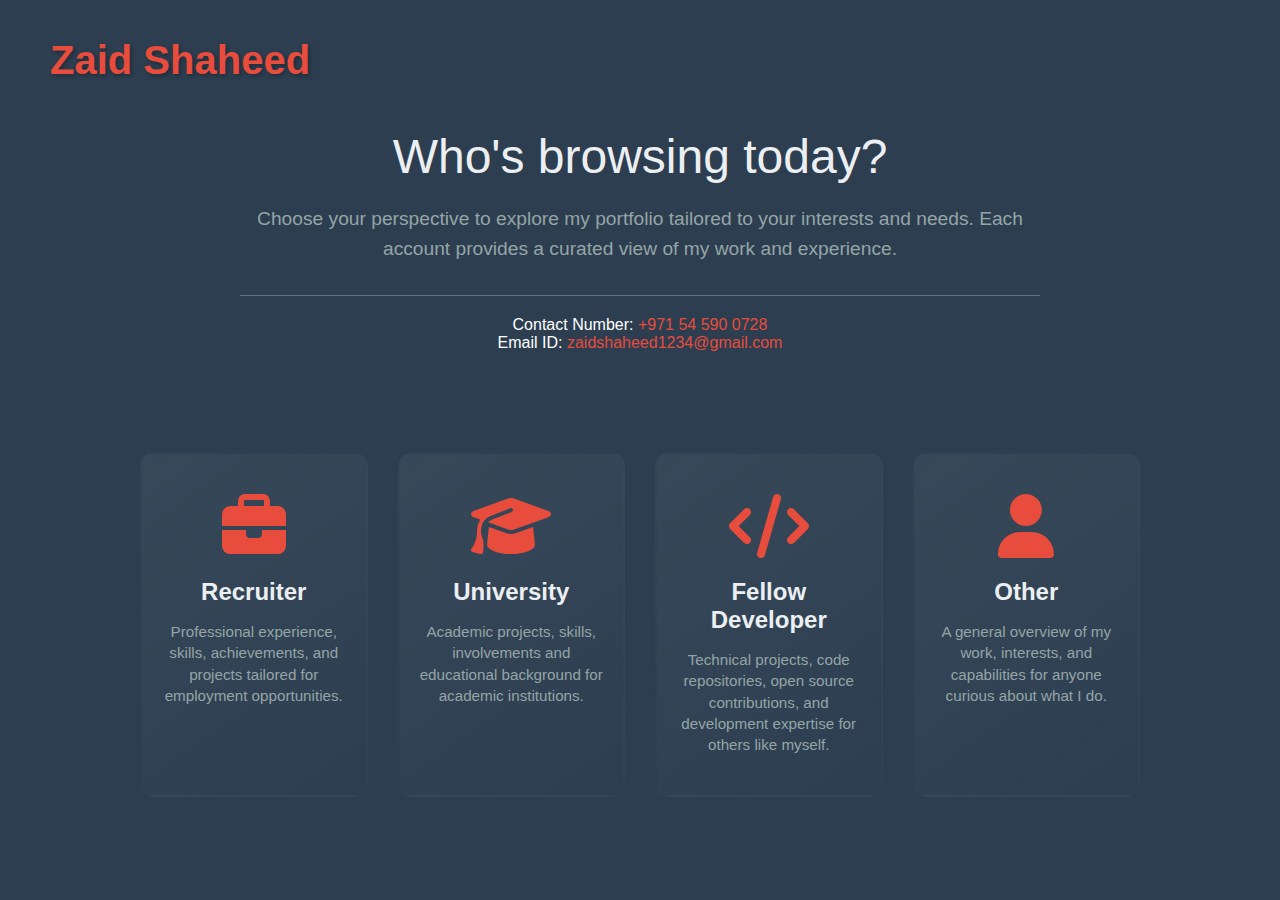
<file: OneDrive - GEMS EDUCATION/Zaid/Coding/portfolio website simple/index.html>
<br><!DOCTYPE html>
<html lang="en">
<head>
    <meta charset="UTF-8">
    <meta name="viewport" content="width=device-width, initial-scale=1.0">
    <title>Zaid Shaheed - Portfolio</title>
    <link rel="stylesheet" href="style.css">
    <link rel="stylesheet" href="https://cdnjs.cloudflare.com/ajax/libs/font-awesome/6.4.0/css/all.min.css">
</head>
<body>
    <header class="header">
        <a href="index.html">
            <div class="logo">Zaid Shaheed</div>
        </a>
    </header>

    <main class="main-container">
        <section class="welcome-section">
            <h1 class="welcome-title">Who's browsing today?</h1>
            <p class="welcome-subtitle">
                Choose your perspective to explore my portfolio tailored to your interests and needs.
                Each account provides a curated view of my work and experience.
            </p>
            <hr />
            <p class="contact-info">
                Contact Number: <a href="tel:+971545900728" class="contact-link">+971 54 590 0728</a> 
                <br>
                Email ID: <a href="mailto:zaidshaheed1234@gmail.com" class="contact-link">zaidshaheed1234@gmail.com</a>
            </p>
        </section>

        <section class="account-selection">
            <div class="account-grid">
                <div class="account-card" onclick="window.location.href='recruiter.html'">
                    <div class="account-icon">
                        <i class="fas fa-briefcase"></i>
                    </div>
                    <h2 class="account-name">Recruiter</h2>
                    <p class="account-description">
                        Professional experience, skills, achievements, and projects tailored for employment opportunities.
                    </p>
                </div>

                <div class="account-card" onclick="window.location.href='university.html'">
                    <div class="account-icon">
                        <i class="fas fa-graduation-cap"></i>
                    </div>
                    <h2 class="account-name">University</h2>
                    <p class="account-description">
                        Academic projects, skills, involvements and educational background for academic institutions.
                    </p>
                </div>

                <div class="account-card" onclick="window.location.href='developer.html'">
                    <div class="account-icon">
                        <i class="fas fa-code"></i>
                    </div>
                    <h2 class="account-name">Fellow Developer</h2>
                    <p class="account-description">
                        Technical projects, code repositories, open source contributions, and development expertise for others like myself.
                    </p>
                </div>

                <div class="account-card" onclick="window.location.href='other.html'">
                    <div class="account-icon">
                        <i class="fas fa-user"></i>
                    </div>
                    <h2 class="account-name">Other</h2>
                    <p class="account-description">
                        A general overview of my work, interests, and capabilities for anyone curious about what I do.
                    </p>
                </div>
            </div>
        </section>
    </main>

    <script src="portfolio.js"></script>
</body>
</html>
</file>
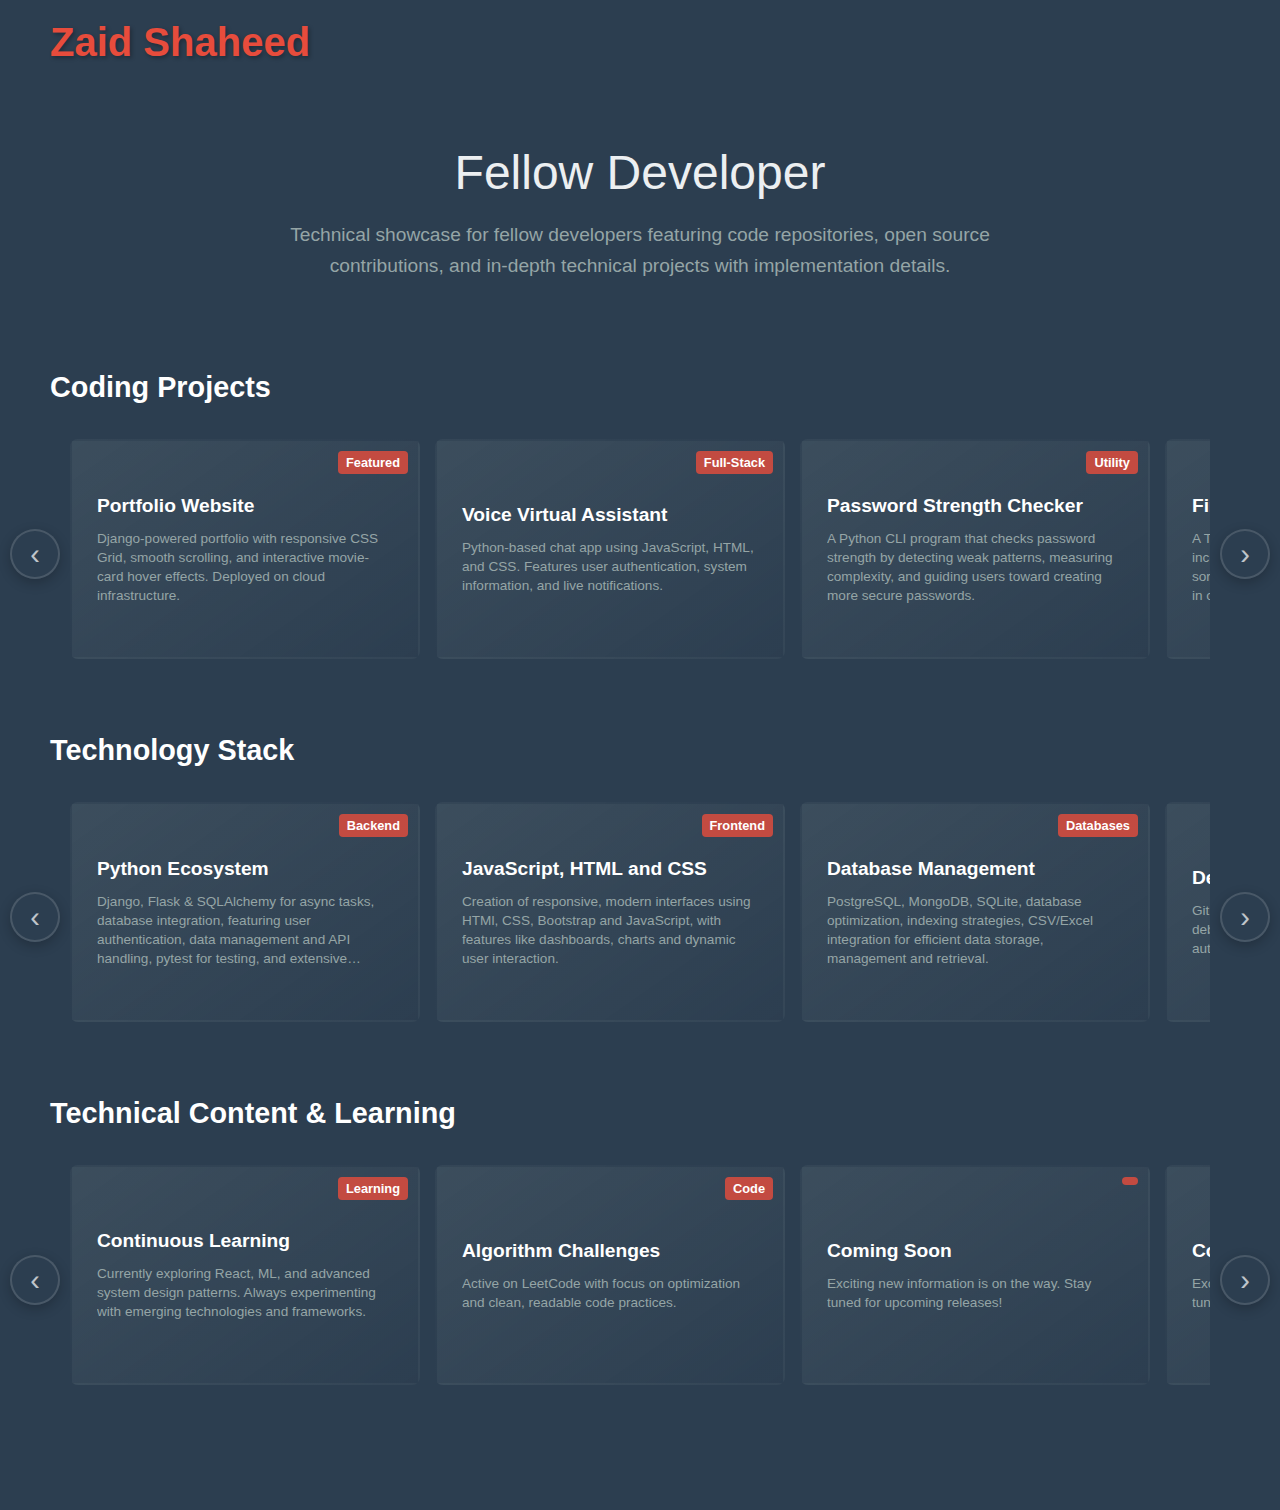
<file: OneDrive - GEMS EDUCATION/Zaid/Coding/portfolio website simple/developer.html>
<!DOCTYPE html>
<html lang="en">
<head>
    <meta charset="UTF-8">
    <meta name="viewport" content="width=device-width, initial-scale=1.0">
    <title>Zaid Shaheed - Developer Portfolio</title>
    <link rel="stylesheet" href="style.css">
    <link rel="stylesheet" href="https://cdnjs.cloudflare.com/ajax/libs/font-awesome/6.4.0/css/all.min.css">
</head>
<body class="portfolio-page">
    <header class="header">
        <a href="index.html">
            <div class="logo">Zaid Shaheed</div>
        </a>
    </header>

    <main class="main-container">
        <section class="welcome-section">
            <h1 class="welcome-title">Fellow Developer</h1>
            <p class="welcome-subtitle">
                Technical showcase for fellow developers featuring code repositories, open source contributions,
                and in-depth technical projects with implementation details.
            </p>
        </section>

        <section class="content-section">
            <!-- Coding Projects Section -->
            <div class="portfolio-section">
                <h2 class="section-title">Coding Projects</h2>
                <div class="movies-container">
                    <button class="scroll-btn left">‹</button>
                    <div class="movies-row">
                        <div class="movie-card">
                            <div class="movie-rating">Featured</div>
                            <h3 class="movie-title">Portfolio Website</h3>
                            <p class="movie-description">Django-powered portfolio with responsive CSS Grid, smooth scrolling, and interactive movie-card hover effects. Deployed on cloud infrastructure.</p>
                        </div>
                        <div class="movie-card">
                            <div class="movie-rating">Full-Stack</div>
                            <h3 class="movie-title">Voice Virtual Assistant</h3>
                            <p class="movie-description">Python-based chat app using JavaScript, HTML, and CSS. Features user authentication, system information, and live notifications.</p>
                        </div>
                        <div class="movie-card">
                            <div class="movie-rating">Utility</div>
                            <h3 class="movie-title">Password Strength Checker</h3>
                            <p class="movie-description">A Python CLI program that checks password strength by detecting weak patterns, measuring complexity, and guiding users toward creating more secure passwords.</p>
                        </div>
                        <div class="movie-card">
                            <div class="movie-rating">Web Application</div>
                            <h3 class="movie-title">Finance Tracker</h3>
                            <p class="movie-description">A Tkinter and Flask-based app to manage income and expenses across accounts, filter and sort transactions, visualize charts, and use built-in currency conversion with Excel/CSV import and export.</p>
                        </div>
                        <div class="movie-card">
                            <div class="movie-rating">Tool</div>
                            <h3 class="movie-title">QR Code Generator</h3>
                            <p class="movie-description">A Python program with a Tkinter UI that generates QR codes from text, displays them live, and allows saving in both PNG and PDF formats.</p>
                        </div>
                    </div>
                    <button class="scroll-btn right">›</button>
                </div>
            </div>

            <!-- Technology Stack Section -->
            <div class="portfolio-section">
                <h2 class="section-title">Technology Stack</h2>
                <div class="movies-container">
                    <button class="scroll-btn left">‹</button>
                    <div class="movies-row">
                        <div class="movie-card">
                            <div class="movie-rating">Backend</div>
                            <h3 class="movie-title">Python Ecosystem</h3>
                            <p class="movie-description">Django, Flask & SQLAlchemy for async tasks, database integration, featuring user authentication, data management and API handling, pytest for testing, and extensive experience with Python standard library.</p>
                        </div>
                        <div class="movie-card">
                            <div class="movie-rating">Frontend</div>
                            <h3 class="movie-title">JavaScript, HTML and CSS</h3>
                            <p class="movie-description">Creation of responsive, modern interfaces using HTMl, CSS, Bootstrap and JavaScript, with features like dashboards, charts and dynamic user interaction.</p>
                        </div>
                        <div class="movie-card">
                            <div class="movie-rating">Databases</div>
                            <h3 class="movie-title">Database Management</h3>
                            <p class="movie-description">PostgreSQL, MongoDB, SQLite, database optimization, indexing strategies, CSV/Excel integration for efficient data storage, management and retrieval.</p>
                        </div>
                        <div class="movie-card">
                            <div class="movie-rating">Tools</div>
                            <h3 class="movie-title">Development Tools</h3>
                            <p class="movie-description">Git workflow mastery, VS Code extensions, debugging tools, performance profiling, and automated testing frameworks.</p>
                        </div>
                        <div class="movie-card">
                            <div class="movie-rating">Integration</div>
                            <h3 class="movie-title">APIs & Services</h3>
                            <p class="movie-description">Building and consuming REST APIs, JSON handling, third-party integrations, and designing endpoints for data exchange across applications.</p>
                        </div>
                    </div>
                    <button class="scroll-btn right">›</button>
                </div>
            </div>

            <!-- Technical Blog & Learning Section -->
            <div class="portfolio-section">
                <h2 class="section-title">Technical Content & Learning</h2>
                <div class="movies-container">
                    <button class="scroll-btn left">‹</button>
                    <div class="movies-row">
                        <div class="movie-card">
                            <div class="movie-rating">Learning</div>
                            <h3 class="movie-title">Continuous Learning</h3>
                            <p class="movie-description">Currently exploring React, ML, and advanced system design patterns. Always experimenting with emerging technologies and frameworks.</p>
                        </div>
                        <div class="movie-card">
                            <div class="movie-rating">Code</div>
                            <h3 class="movie-title">Algorithm Challenges</h3>
                            <p class="movie-description">Active on LeetCode with focus on optimization and clean, readable code practices.</p>
                        </div>
                        <div class="movie-card">
                            <div class="movie-rating"></div>
                            <h3 class="movie-title">Coming Soon</h3>
                            <p class="movie-description">Exciting new information is on the way. Stay tuned for upcoming releases!</p>
                        </div>
                        <div class="movie-card">
                            <div class="movie-rating"></div>
                            <h3 class="movie-title">Coming Soon</h3>
                            <p class="movie-description">Exciting new information is on the way. Stay tuned for upcoming releases!</p>
                        </div>
                    </div>
                    <button class="scroll-btn right">›</button>
                </div>
            </div>
        </section>
    </main>

    <script src="portfolio.js"></script>
</body>
</html>
</file>
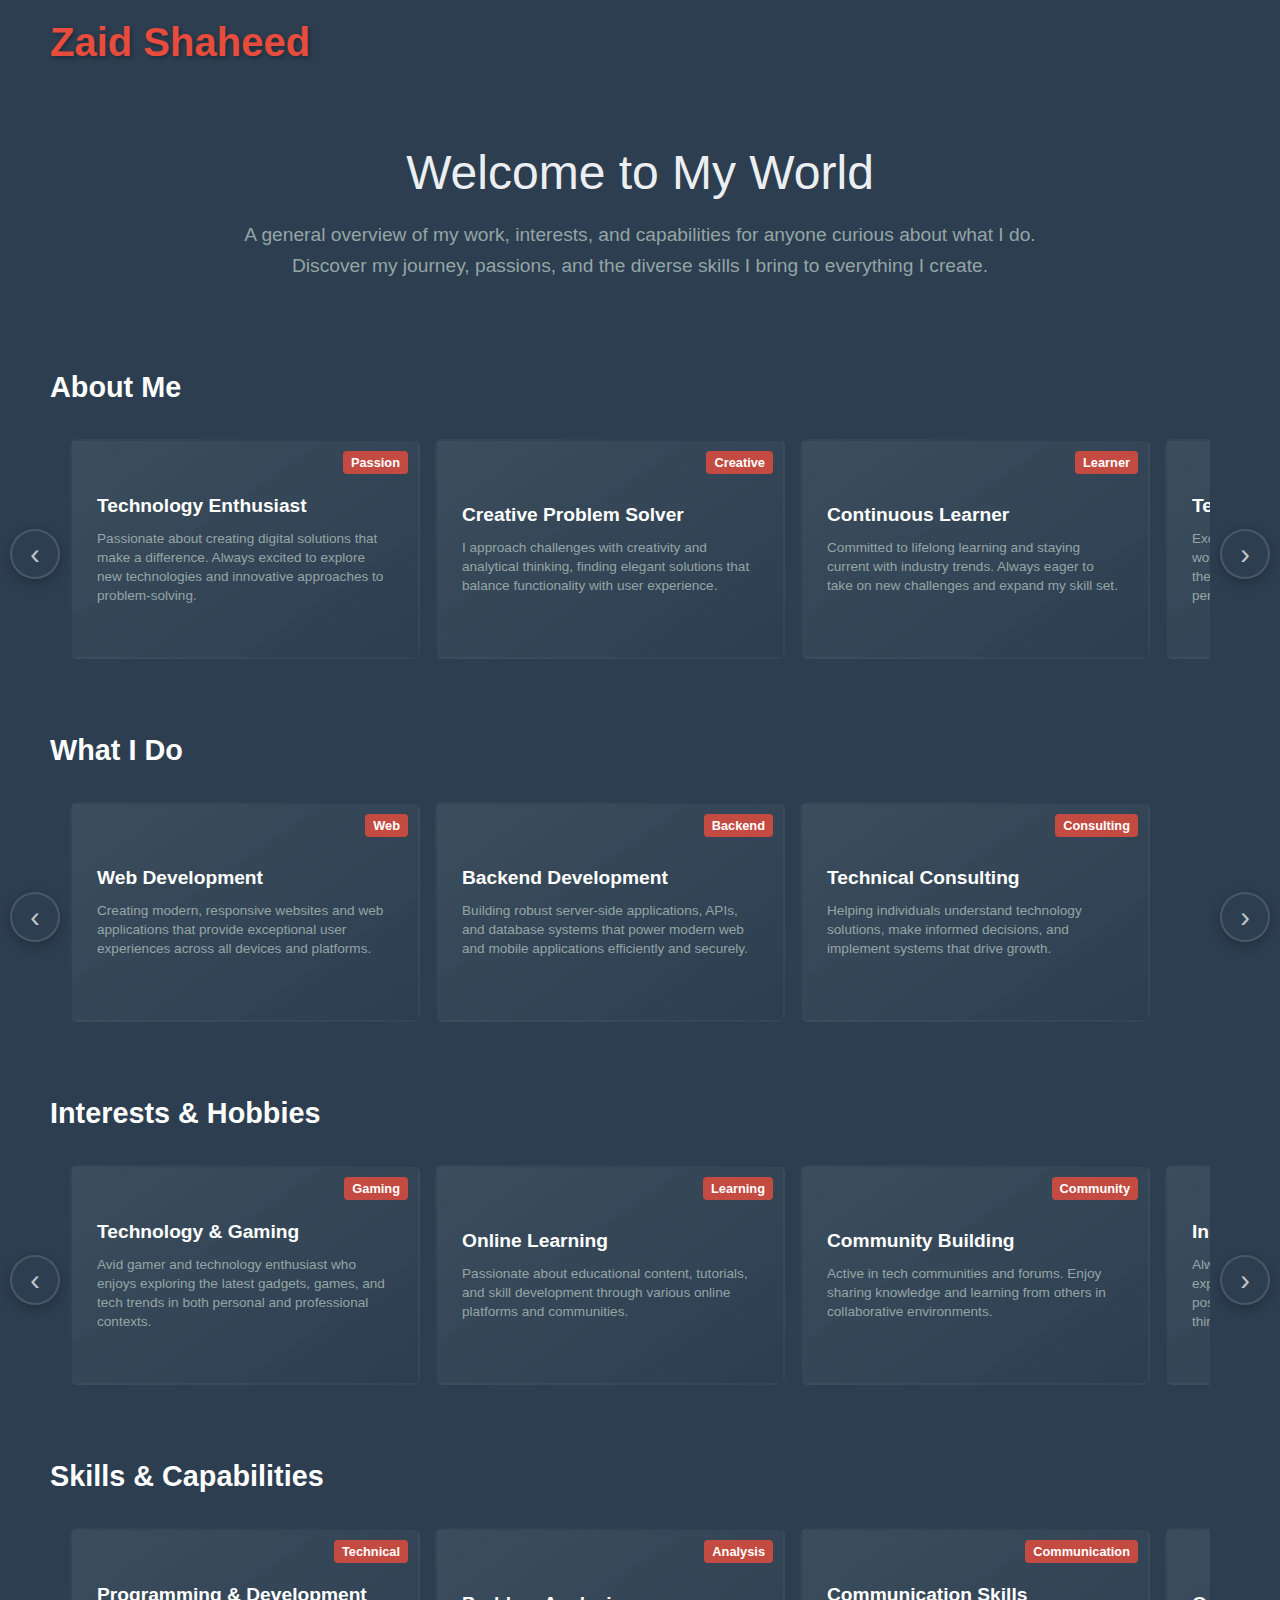
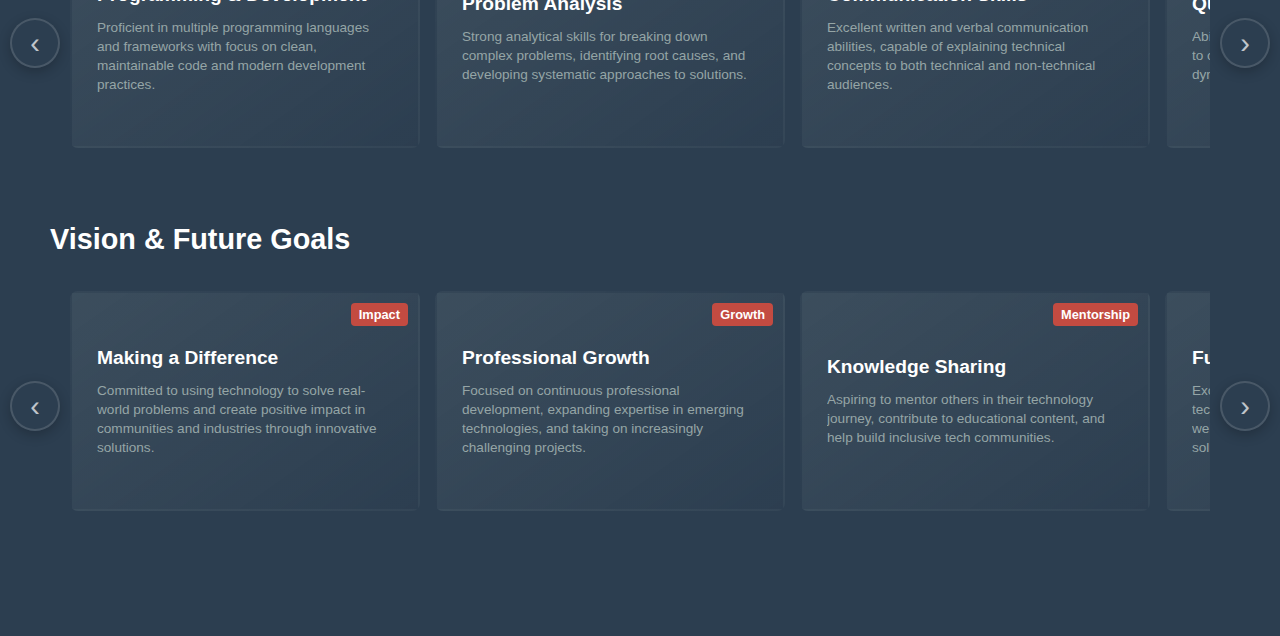
<file: OneDrive - GEMS EDUCATION/Zaid/Coding/portfolio website simple/other.html>
<!DOCTYPE html>
<html lang="en">
<head>
    <meta charset="UTF-8">
    <meta name="viewport" content="width=device-width, initial-scale=1.0">
    <title>Zaid Shaheed - General Portfolio</title>
    <link rel="stylesheet" href="style.css">
    <link rel="stylesheet" href="https://cdnjs.cloudflare.com/ajax/libs/font-awesome/6.4.0/css/all.min.css">
</head>
<body class="portfolio-page">
    <header class="header">
        <a href="index.html">
            <div class="logo">Zaid Shaheed</div>
        </a>
    </header>

    <main class="main-container">
        <section class="welcome-section">
            <h1 class="welcome-title">Welcome to My World</h1>
            <p class="welcome-subtitle">
                A general overview of my work, interests, and capabilities for anyone curious about what I do.
                Discover my journey, passions, and the diverse skills I bring to everything I create.
            </p>
        </section>

        <section class="content-section">
            <!-- About Me Section -->
            <div class="portfolio-section">
                <h2 class="section-title">About Me</h2>
                <div class="movies-container">
                    <button class="scroll-btn left">‹</button>
                    <div class="movies-row">
                        <div class="movie-card">
                            <div class="movie-rating">Passion</div>
                            <h3 class="movie-title">Technology Enthusiast</h3>
                            <p class="movie-description">Passionate about creating digital solutions that make a difference. Always excited to explore new technologies and innovative approaches to problem-solving.</p>
                        </div>
                        <div class="movie-card">
                            <div class="movie-rating">Creative</div>
                            <h3 class="movie-title">Creative Problem Solver</h3>
                            <p class="movie-description">I approach challenges with creativity and analytical thinking, finding elegant solutions that balance functionality with user experience.</p>
                        </div>
                        <div class="movie-card">
                            <div class="movie-rating">Learner</div>
                            <h3 class="movie-title">Continuous Learner</h3>
                            <p class="movie-description">Committed to lifelong learning and staying current with industry trends. Always eager to take on new challenges and expand my skill set.</p>
                        </div>
                        <div class="movie-card">
                            <div class="movie-rating">Collaborative</div>
                            <h3 class="movie-title">Team Player</h3>
                            <p class="movie-description">Excellent communication skills and experience working in collaborative environments. I believe the best solutions come from diverse perspectives.</p>
                        </div>
                    </div>
                    <button class="scroll-btn right">›</button>
                </div>
            </div>

            <!-- What I Do Section -->
            <div class="portfolio-section">
                <h2 class="section-title">What I Do</h2>
                <div class="movies-container">
                    <button class="scroll-btn left">‹</button>
                    <div class="movies-row">
                        <div class="movie-card">
                            <div class="movie-rating">Web</div>
                            <h3 class="movie-title">Web Development</h3>
                            <p class="movie-description">Creating modern, responsive websites and web applications that provide exceptional user experiences across all devices and platforms.</p>
                        </div>
                        <div class="movie-card">
                            <div class="movie-rating">Backend</div>
                            <h3 class="movie-title">Backend Development</h3>
                            <p class="movie-description">Building robust server-side applications, APIs, and database systems that power modern web and mobile applications efficiently and securely.</p>
                        </div>
                        <div class="movie-card">
                            <div class="movie-rating">Consulting</div>
                            <h3 class="movie-title">Technical Consulting</h3>
                            <p class="movie-description">Helping individuals understand technology solutions, make informed decisions, and implement systems that drive growth.</p>
                        </div>
                    </div>
                    <button class="scroll-btn right">›</button>
                </div>
            </div>

            <!-- Interests & Hobbies Section -->
            <div class="portfolio-section">
                <h2 class="section-title">Interests & Hobbies</h2>
                <div class="movies-container">
                    <button class="scroll-btn left">‹</button>
                    <div class="movies-row">
                        <div class="movie-card">
                            <div class="movie-rating">Gaming</div>
                            <h3 class="movie-title">Technology & Gaming</h3>
                            <p class="movie-description">Avid gamer and technology enthusiast who enjoys exploring the latest gadgets, games, and tech trends in both personal and professional contexts.</p>
                        </div>
                        <div class="movie-card">
                            <div class="movie-rating">Learning</div>
                            <h3 class="movie-title">Online Learning</h3>
                            <p class="movie-description">Passionate about educational content, tutorials, and skill development through various online platforms and communities.</p>
                        </div>
                        <div class="movie-card">
                            <div class="movie-rating">Community</div>
                            <h3 class="movie-title">Community Building</h3>
                            <p class="movie-description">Active in tech communities and forums. Enjoy sharing knowledge and learning from others in collaborative environments.</p>
                        </div>
                        <div class="movie-card">
                            <div class="movie-rating">Innovation</div>
                            <h3 class="movie-title">Innovation Projects</h3>
                            <p class="movie-description">Always working on side projects and experiments that push the boundaries of what's possible with current technology and creative thinking.</p>
                        </div>
                    </div>
                    <button class="scroll-btn right">›</button>
                </div>
            </div>

            <!-- Skills & Capabilities Section -->
            <div class="portfolio-section">
                <h2 class="section-title">Skills & Capabilities</h2>
                <div class="movies-container">
                    <button class="scroll-btn left">‹</button>
                    <div class="movies-row">
                        <div class="movie-card">
                            <div class="movie-rating">Technical</div>
                            <h3 class="movie-title">Programming & Development</h3>
                            <p class="movie-description">Proficient in multiple programming languages and frameworks with focus on clean, maintainable code and modern development practices.</p>
                        </div>
                        <div class="movie-card">
                            <div class="movie-rating">Analysis</div>
                            <h3 class="movie-title">Problem Analysis</h3>
                            <p class="movie-description">Strong analytical skills for breaking down complex problems, identifying root causes, and developing systematic approaches to solutions.</p>
                        </div>
                        <div class="movie-card">
                            <div class="movie-rating">Communication</div>
                            <h3 class="movie-title">Communication Skills</h3>
                            <p class="movie-description">Excellent written and verbal communication abilities, capable of explaining technical concepts to both technical and non-technical audiences.</p>
                        </div>
                        <div class="movie-card">
                            <div class="movie-rating">Adaptability</div>
                            <h3 class="movie-title">Quick Adaptation</h3>
                            <p class="movie-description">Ability to quickly learn new technologies, adapt to changing requirements, and work effectively in dynamic, fast-paced environments.</p>
                        </div>
                        <div class="movie-card">
                            <div class="movie-rating">Leadership</div>
                            <h3 class="movie-title">Project Leadership</h3>
                            <p class="movie-description">Experience leading projects from conception to completion, coordinating resources, and ensuring deliverables meet quality standards and deadlines.</p>
                        </div>
                    </div>
                    <button class="scroll-btn right">›</button>
                </div>
            </div>

            <!-- Vision & Goals Section -->
            <div class="portfolio-section">
                <h2 class="section-title">Vision & Future Goals</h2>
                <div class="movies-container">
                    <button class="scroll-btn left">‹</button>
                    <div class="movies-row">
                        <div class="movie-card">
                            <div class="movie-rating">Impact</div>
                            <h3 class="movie-title">Making a Difference</h3>
                            <p class="movie-description">Committed to using technology to solve real-world problems and create positive impact in communities and industries through innovative solutions.</p>
                        </div>
                        <div class="movie-card">
                            <div class="movie-rating">Growth</div>
                            <h3 class="movie-title">Professional Growth</h3>
                            <p class="movie-description">Focused on continuous professional development, expanding expertise in emerging technologies, and taking on increasingly challenging projects.</p>
                        </div>
                        <div class="movie-card">
                            <div class="movie-rating">Mentorship</div>
                            <h3 class="movie-title">Knowledge Sharing</h3>
                            <p class="movie-description">Aspiring to mentor others in their technology journey, contribute to educational content, and help build inclusive tech communities.</p>
                        </div>
                        <div class="movie-card">
                            <div class="movie-rating">Innovation</div>
                            <h3 class="movie-title">Future Innovation</h3>
                            <p class="movie-description">Excited to be part of the next wave of technological innovation, exploring AI, emerging web technologies, and sustainable tech solutions.</p>
                        </div>
                    </div>
                    <button class="scroll-btn right">›</button>
                </div>
            </div>
        </section>
    </main>

    <script src="portfolio.js"></script>
</body>
</html>
</file>
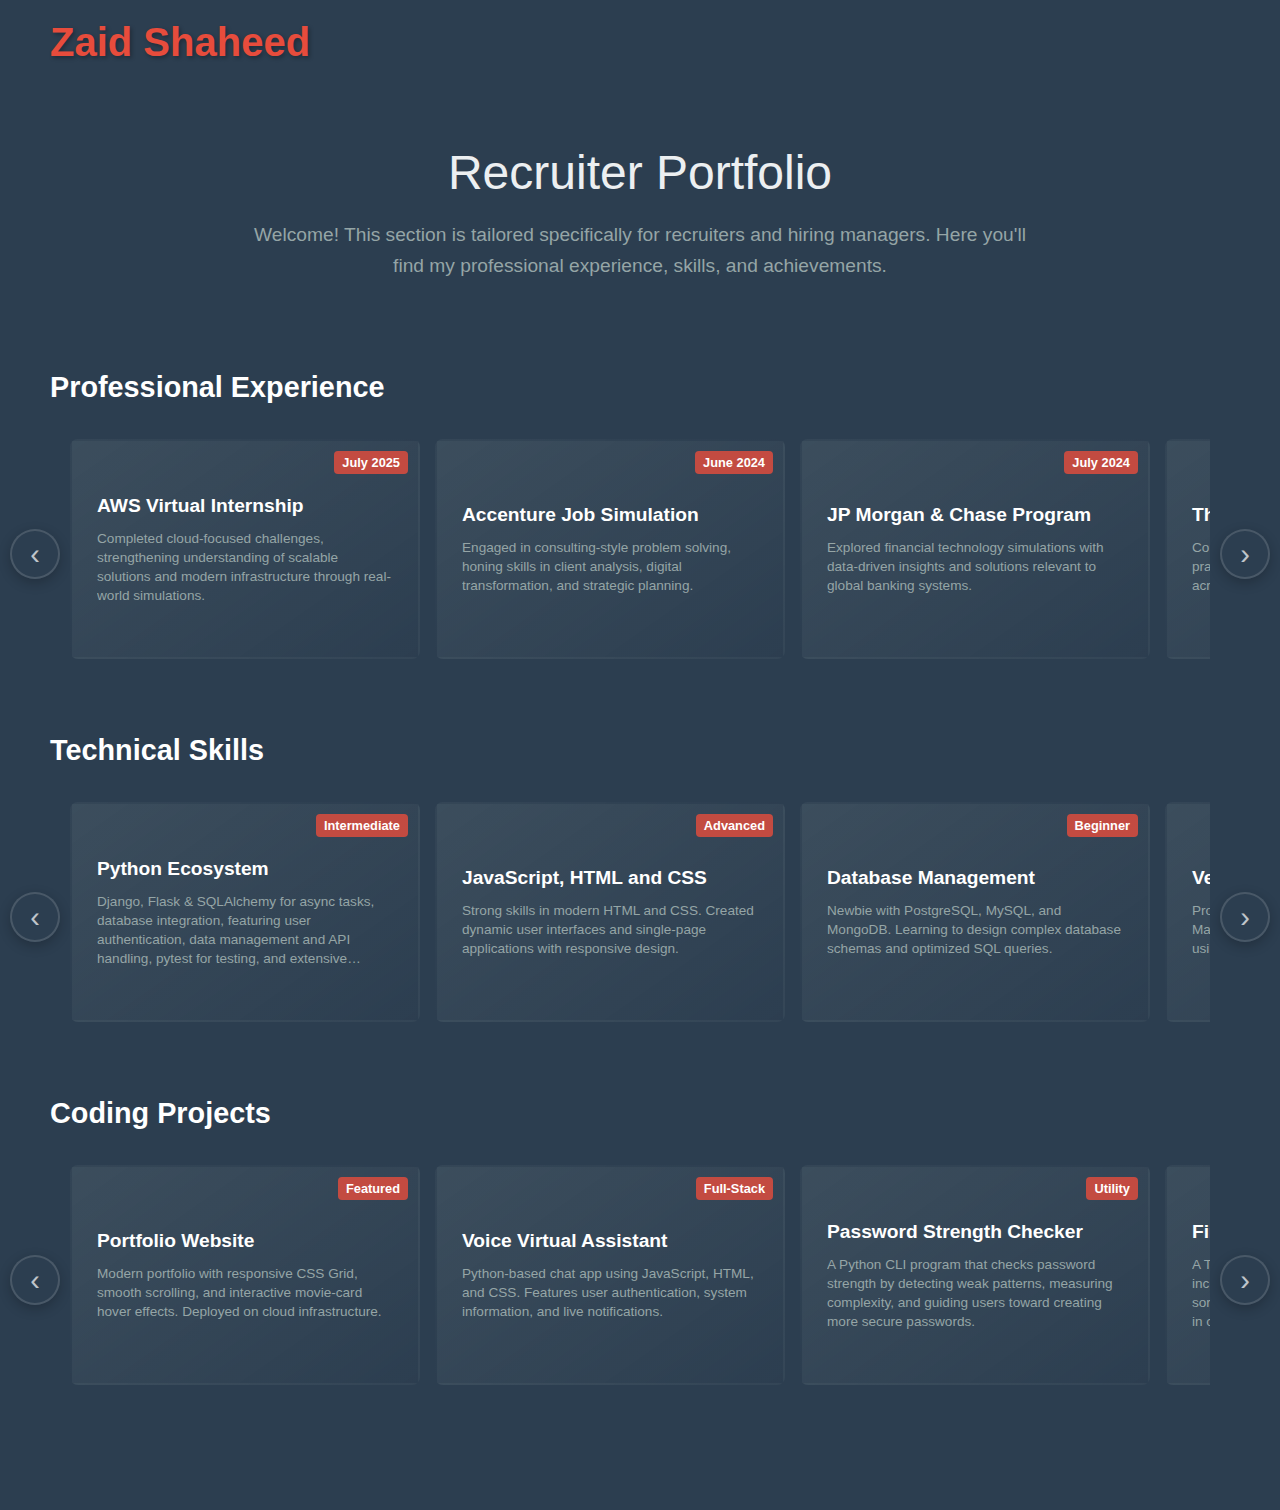
<file: OneDrive - GEMS EDUCATION/Zaid/Coding/portfolio website simple/recruiter.html>
<!DOCTYPE html>
<html lang="en">
<head>
    <meta charset="UTF-8">
    <meta name="viewport" content="width=device-width, initial-scale=1.0">
    <title>Zaid Shaheed - Recruiter Portfolio</title>
    <link rel="stylesheet" href="style.css">
    <link rel="stylesheet" href="https://cdnjs.cloudflare.com/ajax/libs/font-awesome/6.4.0/css/all.min.css">
</head>
<body class="portfolio-page">
    <header class="header">
        <a href="index.html">
            <div class="logo">Zaid Shaheed</div>
        </a>
    </header>

    <main class="main-container">
        <section class="welcome-section">
            <h1 class="welcome-title">Recruiter Portfolio</h1>
            <p class="welcome-subtitle">
                Welcome! This section is tailored specifically for recruiters and
                hiring managers. Here you'll find my professional experience, skills,
                and achievements.
            </p>
        </section>

        <section class="content-section">
            <!-- Professional Experience Section -->
            <div class="portfolio-section">
                <h2 class="section-title">Professional Experience</h2>
                <div class="movies-container">
                    <button class="scroll-btn left">‹</button>
                    <div class="movies-row">
                        <div class="movie-card">
                            <div class="movie-rating">July 2025</div>
                            <h3 class="movie-title">AWS Virtual Internship</h3>
                            <p class="movie-description">Completed cloud-focused challenges, strengthening understanding of scalable solutions and modern infrastructure through real-world simulations.</p>
                        </div>
                        <div class="movie-card">
                            <div class="movie-rating">June 2024</div>
                            <h3 class="movie-title">Accenture Job Simulation</h3>
                            <p class="movie-description">Engaged in consulting-style problem solving, honing skills in client analysis, digital transformation, and strategic planning.</p>
                        </div>
                        <div class="movie-card">
                            <div class="movie-rating">July 2024</div>
                            <h3 class="movie-title">JP Morgan & Chase Program</h3>
                            <p class="movie-description">Explored financial technology simulations with data-driven insights and solutions relevant to global banking systems.</p>
                        </div>
                        <div class="movie-card">
                            <div class="movie-rating">2024 - 2025</div>
                            <h3 class="movie-title">The Forage Programs</h3>
                            <p class="movie-description">Completed multiple virtual internships gaining practical exposure to real-world industry tasks across various sectors.</p>
                        </div>
                    </div>
                    <button class="scroll-btn right">›</button>
                </div>
            </div>

            <!-- Technical Skills Section -->
            <div class="portfolio-section">
                <h2 class="section-title">Technical Skills</h2>
                <div class="movies-container">
                    <button class="scroll-btn left">‹</button>
                    <div class="movies-row">
                        <div class="movie-card">
                            <div class="movie-rating">Intermediate</div>
                            <h3 class="movie-title">Python Ecosystem</h3>
                            <p class="movie-description">Django, Flask & SQLAlchemy for async tasks, database integration, featuring user authentication, data management and API handling, pytest for testing, and extensive experience with Python standard library.</p>
                        </div>
                        <div class="movie-card">
                            <div class="movie-rating">Advanced</div>
                            <h3 class="movie-title">JavaScript, HTML and CSS</h3>
                            <p class="movie-description">Strong skills in modern HTML and CSS. Created dynamic user interfaces and single-page applications with responsive design.</p>
                        </div>
                        <div class="movie-card">
                            <div class="movie-rating">Beginner</div>
                            <h3 class="movie-title">Database Management</h3>
                            <p class="movie-description">Newbie with PostgreSQL, MySQL, and MongoDB. Learning to design complex database schemas and optimized SQL queries.</p>
                        </div>
                        <div class="movie-card">
                            <div class="movie-rating">Advanced</div>
                            <h3 class="movie-title">Version Control</h3>
                            <p class="movie-description">Proficient with Git and GitHub workflows. Managed code repositories and collaborated using branching strategies and code reviews.</p>
                        </div>
                    </div>
                    <button class="scroll-btn right">›</button>
                </div>
            </div>

            <!-- Coding Projects Section -->
            <div class="portfolio-section">
                <h2 class="section-title">Coding Projects</h2>
                <div class="movies-container">
                    <button class="scroll-btn left">‹</button>
                    <div class="movies-row">
                        <div class="movie-card">
                            <div class="movie-rating">Featured</div>
                            <h3 class="movie-title">Portfolio Website</h3>
                            <p class="movie-description">Modern portfolio with responsive CSS Grid, smooth scrolling, and interactive movie-card hover effects. Deployed on cloud infrastructure.</p>
                        </div>
                        <div class="movie-card">
                            <div class="movie-rating">Full-Stack</div>
                            <h3 class="movie-title">Voice Virtual Assistant</h3>
                            <p class="movie-description">Python-based chat app using JavaScript, HTML, and CSS. Features user authentication, system information, and live notifications.</p>
                        </div>
                        <div class="movie-card">
                            <div class="movie-rating">Utility</div>
                            <h3 class="movie-title">Password Strength Checker</h3>
                            <p class="movie-description">A Python CLI program that checks password strength by detecting weak patterns, measuring complexity, and guiding users toward creating more secure passwords.</p>
                        </div>
                        <div class="movie-card">
                            <div class="movie-rating">Web Application</div>
                            <h3 class="movie-title">Finance Tracker</h3>
                            <p class="movie-description">A Tkinter and Flask-based app to manage income and expenses across accounts, filter and sort transactions, visualize charts, and use built-in currency conversion with Excel/CSV import and export.</p>
                        </div>
                        <div class="movie-card">
                            <div class="movie-rating">Tool</div>
                            <h3 class="movie-title">QR Code Generator</h3>
                            <p class="movie-description">A Python program with a Tkinter UI that generates QR codes from text, displays them live, and allows saving in both PNG and PDF formats.</p>
                        </div>
                    </div>
                    <button class="scroll-btn right">›</button>
                </div>
            </div>
        </section>
    </main>

    <script src="portfolio.js"></script>
</body>
</html>
</file>
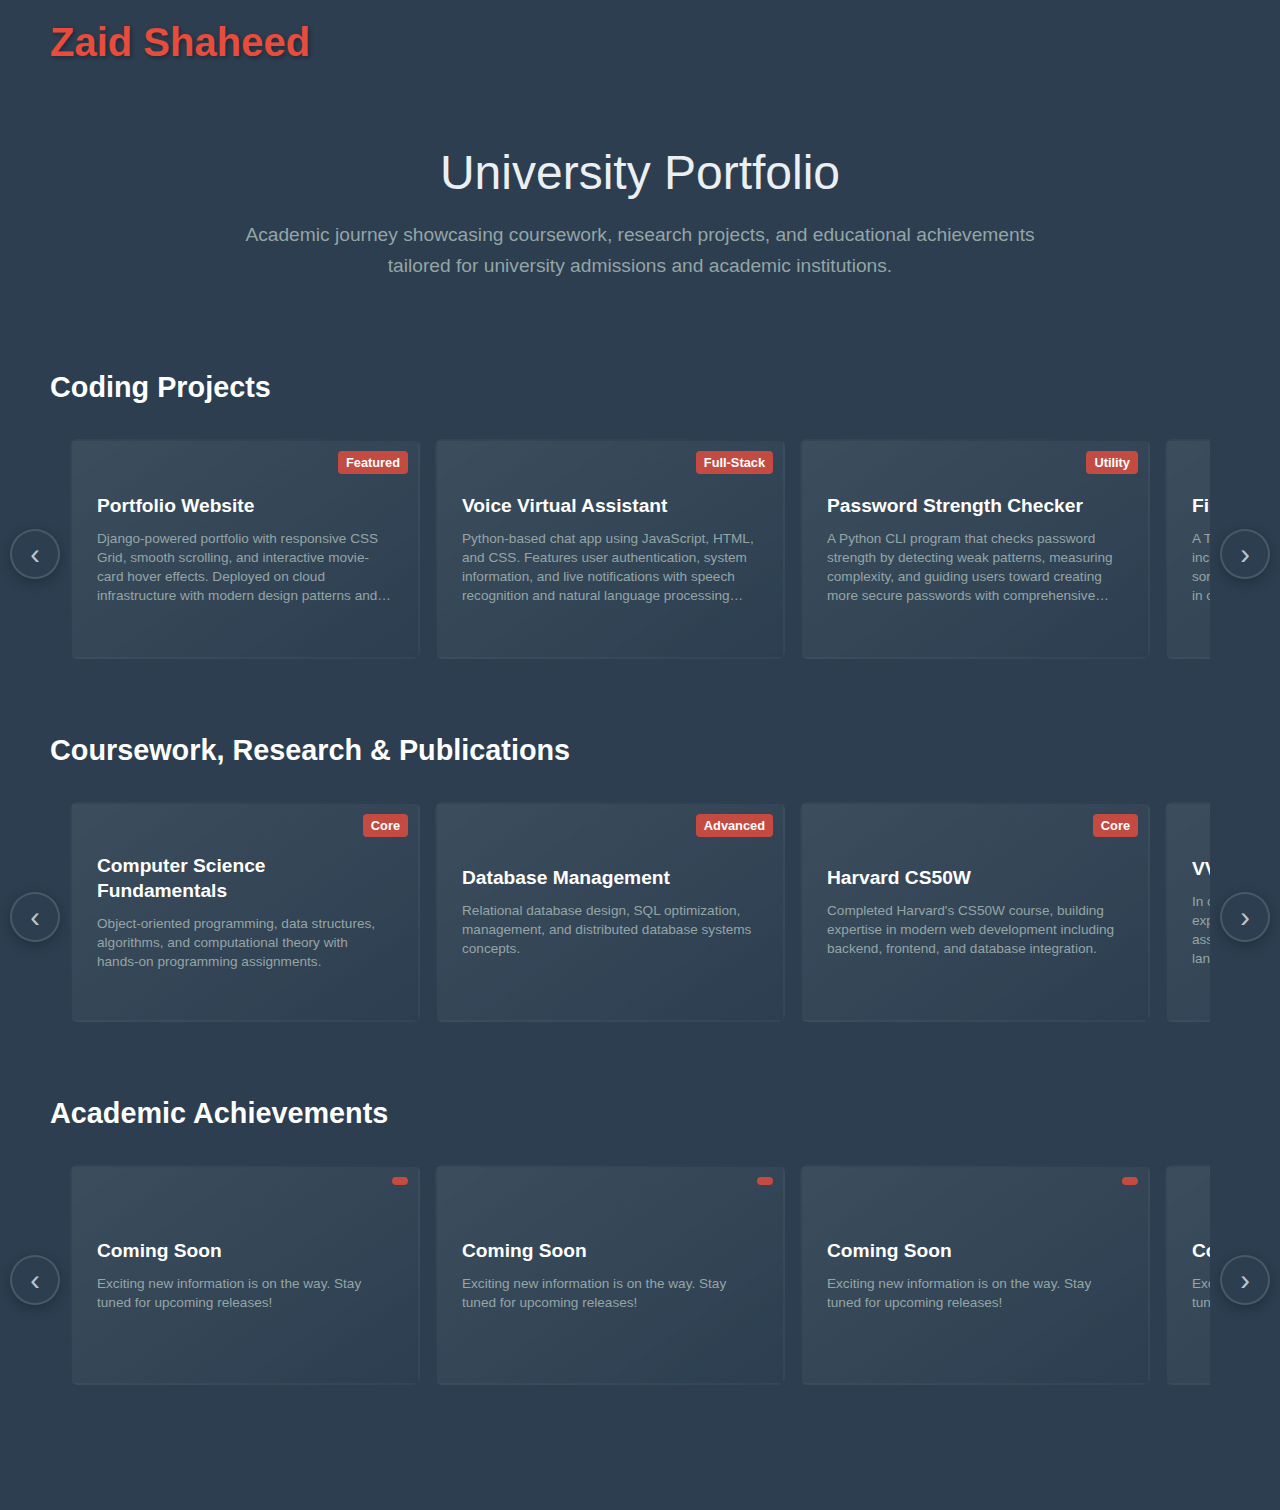
<file: OneDrive - GEMS EDUCATION/Zaid/Coding/portfolio website simple/university.html>
<!DOCTYPE html>
<html lang="en">
<head>
    <meta charset="UTF-8">
    <meta name="viewport" content="width=device-width, initial-scale=1.0">
    <title>Zaid Shaheed - University Portfolio</title>
    <link rel="stylesheet" href="style.css">
    <link rel="stylesheet" href="https://cdnjs.cloudflare.com/ajax/libs/font-awesome/6.4.0/css/all.min.css">
</head>
<body class="portfolio-page">
    <header class="header">
        <a href="index.html">
            <div class="logo">Zaid Shaheed</div>
        </a>
    </header>

    <main class="main-container">
        <section class="welcome-section">
            <h1 class="welcome-title">University Portfolio</h1>
            <p class="welcome-subtitle">
                Academic journey showcasing coursework, research projects, and educational achievements
                tailored for university admissions and academic institutions.
            </p>
        </section>

        <section class="content-section">
            <!-- Coding Projects Section -->
            <div class="portfolio-section">
                <h2 class="section-title">Coding Projects</h2>
                <div class="movies-container">
                    <button class="scroll-btn left">‹</button>
                    <div class="movies-row">
                        <div class="movie-card">
                            <div class="movie-rating">Featured</div>
                            <h3 class="movie-title">Portfolio Website</h3>
                            <p class="movie-description">Django-powered portfolio with responsive CSS Grid, smooth scrolling, and interactive movie-card hover effects. Deployed on cloud infrastructure with modern design patterns and user experience optimization.</p>
                        </div>
                        <div class="movie-card">
                            <div class="movie-rating">Full-Stack</div>
                            <h3 class="movie-title">Voice Virtual Assistant</h3>
                            <p class="movie-description">Python-based chat app using JavaScript, HTML, and CSS. Features user authentication, system information, and live notifications with speech recognition and natural language processing capabilities.</p>
                        </div>
                        <div class="movie-card">
                            <div class="movie-rating">Utility</div>
                            <h3 class="movie-title">Password Strength Checker</h3>
                            <p class="movie-description">A Python CLI program that checks password strength by detecting weak patterns, measuring complexity, and guiding users toward creating more secure passwords with comprehensive security analysis.</p>
                        </div>
                        <div class="movie-card">
                            <div class="movie-rating">Web Application</div>
                            <h3 class="movie-title">Finance Tracker</h3>
                            <p class="movie-description">A Tkinter and Flask-based app to manage income and expenses across accounts, filter and sort transactions, visualize charts, and use built-in currency conversion with Excel/CSV import and export functionality.</p>
                        </div>
                        <div class="movie-card">
                            <div class="movie-rating">Tool</div>
                            <h3 class="movie-title">QR Code Generator</h3>
                            <p class="movie-description">A Python program with a Tkinter UI that generates QR codes from text, displays them live, and allows saving in both PNG and PDF formats with customizable styling and error correction levels.</p>
                        </div>
                    </div>
                    <button class="scroll-btn right">›</button>
                </div>
            </div>

            <!-- Coursework Section -->
            <div class="portfolio-section">
                <h2 class="section-title">Coursework, Research & Publications</h2>
                <div class="movies-container">
                    <button class="scroll-btn left">‹</button>
                    <div class="movies-row">
                        <div class="movie-card">
                            <div class="movie-rating">Core</div>
                            <h3 class="movie-title">Computer Science Fundamentals</h3>
                            <p class="movie-description">Object-oriented programming, data structures, algorithms, and computational theory with hands-on programming assignments.</p>
                        </div>
                        <div class="movie-card">
                            <div class="movie-rating">Advanced</div>
                            <h3 class="movie-title">Database Management</h3>
                            <p class="movie-description">Relational database design, SQL optimization, management, and distributed database systems concepts.</p>
                        </div>
                        <div class="movie-card">
                            <div class="movie-rating">Core</div>
                            <h3 class="movie-title">Harvard CS50W</h3>
                            <p class="movie-description">Completed Harvard's CS50W course, building expertise in modern web development including backend, frontend, and database integration.</p>
                        </div>
                        <div class="movie-card">
                            <div class="movie-rating">Research</div>
                            <h3 class="movie-title">VVA Research Paper</h3>
                            <p class="movie-description">In our Aurora VVA research paper, my team and I explored building an AI-powered virtual voice assistant using speech recognition, natural language processing, and Python-based automation.</p>
                        </div>
                    </div>
                    <button class="scroll-btn right">›</button>
                </div>
            </div>

            <!-- Academic Achievements Section -->
            <div class="portfolio-section">
                <h2 class="section-title">Academic Achievements</h2>
                <div class="movies-container">
                    <button class="scroll-btn left">‹</button>
                    <div class="movies-row">
                        <div class="movie-card">
                            <div class="movie-rating"></div>
                            <h3 class="movie-title">Coming Soon</h3>
                            <p class="movie-description">Exciting new information is on the way. Stay tuned for upcoming releases!</p>
                        </div>
                        <div class="movie-card">
                            <div class="movie-rating"></div>
                            <h3 class="movie-title">Coming Soon</h3>
                            <p class="movie-description">Exciting new information is on the way. Stay tuned for upcoming releases!</p>
                        </div>
                        <div class="movie-card">
                            <div class="movie-rating"></div>
                            <h3 class="movie-title">Coming Soon</h3>
                            <p class="movie-description">Exciting new information is on the way. Stay tuned for upcoming releases!</p>
                        </div>
                        <div class="movie-card">
                            <div class="movie-rating"></div>
                            <h3 class="movie-title">Coming Soon</h3>
                            <p class="movie-description">Exciting new information is on the way. Stay tuned for upcoming releases!</p>
                        </div>
                    </div>
                    <button class="scroll-btn right">›</button>
                </div>
            </div>
        </section>
    </main>

    <script src="portfolio.js"></script>
</body>
</html>
</file>
<file: OneDrive - GEMS EDUCATION/Zaid/Coding/portfolio website simple/style.css>
/* Cool Coastal Vibes Color Scheme */
:root {
    --dark-navy: #2C3E50;
    --medium-gray: #95A5A6;
    --light-gray: #ECEFF1;
    --coral-red: #E74C3C;
    --bright-red: #C0392B;
    --text-white: #FFFFFF;
    --text-dark: #1A1A1A;
}

* {
    margin: 0;
    padding: 0;
    box-sizing: border-box;
}

body {
    background-color: var(--dark-navy);
    color: var(--text-white);
    font-family: 'Segoe UI', Tahoma, Geneva, Verdana, sans-serif;
    min-height: 100vh;
    overflow-x: hidden;
}

/* Header Styles */ 
.header {
    position: relative;
    padding: 20px 50px;
    background: linear-gradient(180deg, rgba(44, 62, 80, 0.9) 0%, transparent 100%);
}

.logo {
    font-size: 2.5rem;
    font-weight: bold;
    color: var(--coral-red);
    text-shadow: 2px 2px 4px rgba(0, 0, 0, 0.3);
}

/* Main Container */
.main-container {
    display: flex;
    flex-direction: column;
    align-items: center;
    justify-content: center;
    min-height: 80vh;
}

/* Portfolio pages specific layout */
.portfolio-page .main-container {
    align-items: center;
    justify-content: flex-start;
    padding: 20px 0;
    min-height: auto;
}

.portfolio-page .welcome-section {
    width: 100%;
    max-width: 1200px;
    margin: 40px auto 60px auto;
    padding: 0 50px;
    text-align: center;
}

.welcome-section {
    text-align: center;
    margin-bottom: 60px;
}

.welcome-title {
    font-size: 3rem;
    font-weight: 300;
    margin-bottom: 20px;
    color: var(--light-gray);
    text-align: center;
}

.welcome-subtitle {
    font-size: 1.2rem;
    color: var(--medium-gray);
    max-width: 800px;
    margin: 0 auto;
    line-height: 1.6;
    text-align: center;
}

.welcome-section hr {
    border: none;
    height: 1px;
    background-color: var(--medium-gray);
    margin: 30px 0 20px 0;
    width: 100%;
    opacity: 0.5;
}

.contact-info {
    font-size: 1rem;
    color: var(--text-white);
    text-align: center;
    margin-top: 15px;
}

.contact-link {
    color: var(--coral-red);
    text-decoration: none;
    transition: color 0.3s ease;
}

.contact-link:hover {
    color: var(--bright-red);
    text-decoration: underline;
}

/* Account Selection */
.account-selection {
    width: 100%;
    max-width: 1000px;
}

.account-grid {
    display: grid;
    grid-template-columns: repeat(auto-fit, minmax(220px, 1fr));
    gap: 30px;
    margin-top: 40px;
}

.account-card {
    background: linear-gradient(145deg, rgba(149, 165, 166, 0.1), rgba(44, 62, 80, 0.3));
    border: 2px solid transparent;
    border-radius: 15px;
    padding: 40px 20px;
    text-align: center;
    cursor: pointer;
    transition: all 0.3s ease;
    position: relative;
    overflow: hidden;
}

.account-card::before {
    content: '';
    position: absolute;
    top: 0;
    left: -100%;
    width: 100%;
    height: 100%;
    background: linear-gradient(90deg, transparent, rgba(236, 239, 241, 0.1), transparent);
    transition: left 0.5s ease;
}

.account-card:hover::before {
    left: 100%;
}

.account-card:hover {
    transform: translateY(-10px);
    border-color: var(--coral-red);
    box-shadow: 0 20px 40px rgba(231, 76, 60, 0.3);
    background: linear-gradient(145deg, rgba(231, 76, 60, 0.1), rgba(44, 62, 80, 0.5));
}

.account-icon {
    font-size: 4rem;
    margin-bottom: 20px;
    color: var(--coral-red);
    transition: color 0.3s ease;
}

.account-card:hover .account-icon {
    color: var(--bright-red);
}

.account-name {
    font-size: 1.5rem;
    font-weight: 600;
    margin-bottom: 15px;
    color: var(--light-gray);
}

.account-description {
    font-size: 0.95rem;
    color: var(--medium-gray);
    line-height: 1.4;
}

/* Netflix-style Movie Selector Styles */
.nav {
    display: flex;
    align-items: center;
    gap: 20px;
}

.nav-link {
    color: var(--medium-gray);
    text-decoration: none;
    font-size: 0.9rem;
    transition: color 0.3s ease;
    display: flex;
    align-items: center;
    gap: 5px;
}

.nav-link:hover {
    color: var(--text-white);
}

.portfolio-section {
    margin-bottom: 50px;
    width: 100%;
}

.section-title {
    font-size: 1.8rem;
    font-weight: 600;
    color: var(--text-white);
    margin-bottom: 20px;
    padding-left: 50px;
}

.movies-container {
    position: relative;
    width: 100%;
    overflow: hidden;
    padding: 0 70px;
}

.movies-row {
    display: flex;
    gap: 15px;
    overflow-x: auto;
    overflow-y: visible;
    scroll-behavior: smooth;
    padding: 15px 0 25px 0;
    scrollbar-width: none;
    -ms-overflow-style: none;
}

.movies-row::-webkit-scrollbar {
    display: none;
}

.movie-card {
    flex: 0 0 350px;
    width: 350px;
    height: 220px;
    min-width: 350px;
    max-width: 350px;
    background: linear-gradient(145deg, rgba(149, 165, 166, 0.15), rgba(44, 62, 80, 0.4));
    border-radius: 8px;
    cursor: pointer;
    transition: all 0.3s cubic-bezier(0.25, 0.46, 0.45, 0.94);
    position: relative;
    overflow: hidden;
    display: flex;
    flex-direction: column;
    justify-content: center;
    padding: 25px;
    border: 2px solid transparent;
}

.movie-card::before {
    content: '';
    position: absolute;
    top: 0;
    left: 0;
    right: 0;
    bottom: 0;
    background: linear-gradient(45deg, var(--coral-red), var(--bright-red));
    opacity: 0;
    transition: opacity 0.3s ease;
}

.movie-card:hover {
    transform: scale(1.05) translateY(-5px);
    border-color: var(--coral-red);
    box-shadow: 0 15px 35px rgba(231, 76, 60, 0.4);
    z-index: 10;
}

.movie-card:hover::before {
    opacity: 0.1;
}

.movie-title {
    font-size: 1.2rem;
    font-weight: 600;
    color: var(--text-white);
    margin-bottom: 10px;
    position: relative;
    z-index: 2;
    line-height: 1.3;
}

.movie-description {
    font-size: 0.85rem;
    color: var(--medium-gray);
    line-height: 1.4;
    position: relative;
    z-index: 2;
    overflow: hidden;
    display: -webkit-box;
    -webkit-line-clamp: 4;
    -webkit-box-orient: vertical;
}

.movie-rating {
    position: absolute;
    top: 10px;
    right: 10px;
    background: rgba(231, 76, 60, 0.8);
    color: var(--text-white);
    padding: 4px 8px;
    border-radius: 4px;
    font-size: 0.8rem;
    font-weight: bold;
    z-index: 2;
}

/* Scroll buttons */
.scroll-btn {
    position: absolute;
    top: 50%;
    transform: translateY(-50%);
    background: rgba(44, 62, 80, 0.95);
    border: 2px solid rgba(255, 255, 255, 0.2);
    color: var(--text-white);
    font-size: 1.8rem;
    padding: 12px 15px;
    cursor: pointer;
    border-radius: 50%;
    transition: all 0.3s ease;
    z-index: 10;
    opacity: 0.7;
    pointer-events: all;
    box-shadow: 0 4px 12px rgba(0, 0, 0, 0.3);
    width: 50px;
    height: 50px;
    display: flex;
    align-items: center;
    justify-content: center;
}

.movies-container:hover .scroll-btn {
    opacity: 1;
}

.scroll-btn:hover {
    opacity: 1;
    border-color: rgba(255, 255, 255, 0.4);
    background: rgba(44, 62, 80, 1);
    transform: translateY(-50%) scale(1.1);
    box-shadow: 0 6px 20px rgba(0, 0, 0, 0.4);
}

.scroll-btn.left {
    left: 10px;
}

.scroll-btn.right {
    right: 10px;
}

.scroll-btn:focus {
    outline: none;
    border-color: rgba(255, 255, 255, 0.6);
    box-shadow: 0 0 0 3px rgba(255, 255, 255, 0.2);
}

.scroll-btn:active {
    transform: translateY(-50%) scale(0.95);
}

/* Content section */
.content-section {
    padding: 30px 0;
    width: 100%;
}

/* MODAL SYSTEM CSS */

/* Modal overlay */
.modal-overlay {
    position: fixed;
    top: 0;
    left: 0;
    width: 100vw;
    height: 100vh;
    background: rgba(0, 0, 0, 0.85);
    backdrop-filter: blur(10px);
    z-index: 1000;
    display: none;
    justify-content: center;
    align-items: center;
    opacity: 0;
    transition: opacity 0.3s ease;
}

.modal-overlay.active {
    display: flex;
    opacity: 1;
}

/* Modal content container */
.modal-content {
    background: linear-gradient(145deg, var(--dark-navy), rgba(44, 62, 80, 0.95));
    border: 2px solid rgba(231, 76, 60, 0.3);
    border-radius: 20px;
    max-width: 90vw;
    max-height: 85vh;
    width: 800px;
    padding: 40px;
    position: relative;
    overflow-y: auto;
    box-shadow: 0 25px 50px rgba(0, 0, 0, 0.5);
    transform: scale(0.3);
    transition: transform 0.4s cubic-bezier(0.34, 1.56, 0.64, 1);
}

.modal-overlay.active .modal-content {
    transform: scale(1);
}

/* Modal close button */
.modal-close {
    position: absolute;
    top: 20px;
    right: 20px;
    background: rgba(231, 76, 60, 0.2);
    border: 2px solid var(--coral-red);
    color: var(--text-white);
    font-size: 24px;
    width: 40px;
    height: 40px;
    border-radius: 50%;
    cursor: pointer;
    display: flex;
    align-items: center;
    justify-content: center;
    transition: all 0.3s ease;
}

.modal-close:hover {
    background: var(--coral-red);
    transform: scale(1.1);
}

/* Modal header */
.modal-header {
    margin-bottom: 30px;
    text-align: center;
}

.modal-rating {
    display: inline-block;
    background: var(--coral-red);
    color: var(--text-white);
    padding: 8px 16px;
    border-radius: 20px;
    font-size: 0.9rem;
    font-weight: bold;
    margin-bottom: 15px;
}

.modal-title {
    font-size: 2.5rem;
    font-weight: 600;
    color: var(--text-white);
    margin-bottom: 20px;
    line-height: 1.2;
}

/* Modal body */
.modal-body {
    color: var(--medium-gray);
    line-height: 1.6;
}

.modal-description {
    font-size: 1.1rem;
    margin-bottom: 30px;
    color: var(--light-gray);
}

/* Modal sections */
.modal-section {
    margin-bottom: 30px;
}

.modal-section h3 {
    font-size: 1.4rem;
    color: var(--text-white);
    margin-bottom: 15px;
    border-bottom: 2px solid rgba(231, 76, 60, 0.3);
    padding-bottom: 8px;
}

.modal-section p, .modal-section ul {
    font-size: 1rem;
    color: var(--medium-gray);
    margin-bottom: 15px;
}

.modal-section ul {
    padding-left: 20px;
}

.modal-section li {
    margin-bottom: 8px;
}

/* Links and buttons in modal */
.modal-button {
    background: var(--coral-red);
    color: var(--text-white);
    border: none;
    padding: 12px 24px;
    border-radius: 25px;
    font-size: 1rem;
    font-weight: 500;
    cursor: pointer;
    transition: all 0.3s ease;
    margin: 10px 5px;
    display: inline-block;
    text-decoration: none;
}

.modal-button:hover {
    background: var(--bright-red);
    transform: translateY(-2px);
    box-shadow: 0 5px 15px rgba(231, 76, 60, 0.3);
}

/* Animation for page load */
@keyframes fadeInUp {
    from {
        opacity: 0;
        transform: translateY(30px);
    }
    to {
        opacity: 1;
        transform: translateY(0);
    }
}

.welcome-section {
    animation: fadeInUp 0.8s ease-out;
}

.account-card {
    animation: fadeInUp 0.8s ease-out;
}

.account-card:nth-child(1) { animation-delay: 0.1s; }
.account-card:nth-child(2) { animation-delay: 0.2s; }
.account-card:nth-child(3) { animation-delay: 0.3s; }
.account-card:nth-child(4) { animation-delay: 0.4s; }

/* Responsive Design */
@media (max-width: 768px) {
    .header {
        padding: 15px 25px;
    }
    
    .logo {
        font-size: 2rem;
    }
    
    .main-container {
        padding: 30px 25px;
    }
    
    .welcome-title {
        font-size: 2rem;
    }
    
    .welcome-subtitle {
        font-size: 1rem;
    }
    
    .account-grid {
        grid-template-columns: repeat(auto-fit, minmax(180px, 1fr));
        gap: 20px;
    }
    
    .account-card {
        padding: 30px 15px;
    }
    
    .account-icon {
        font-size: 3rem;
    }
    
    .account-name {
        font-size: 1.3rem;
    }
    
    .section-title {
        font-size: 1.4rem;
        padding-left: 20px;
    }
    
    .movies-container {
        padding: 0 60px;
    }
    
    .movie-card {
        flex: 0 0 250px;
        width: 250px;
        min-width: 250px;
        max-width: 250px;
        height: 160px;
        padding: 18px;
    }
    
    .movie-title {
        font-size: 1rem;
    }
    
    .movie-description {
        font-size: 0.8rem;
        -webkit-line-clamp: 3;
    }
    
    .scroll-btn {
        font-size: 1.4rem;
        width: 44px;
        height: 44px;
        padding: 10px 12px;
    }
    
    .scroll-btn.left {
        left: 5px;
    }

    .scroll-btn.right {
        right: 5px;
    }
    
    .modal-content {
        max-width: 95vw;
        max-height: 90vh;
        padding: 30px 20px;
        margin: 20px;
    }
    
    .modal-title {
        font-size: 2rem;
    }
    
    .modal-description {
        font-size: 1rem;
    }
    
    .modal-section h3 {
        font-size: 1.2rem;
    }
}

@media (max-width: 480px) {
    .account-grid {
        grid-template-columns: 1fr;
        gap: 15px;
    }
    
    .welcome-title {
        font-size: 1.8rem;
    }
    
    .movie-card {
        flex: 0 0 220px;
        width: 220px;
        min-width: 220px;
        max-width: 220px;
        height: 140px;
        padding: 15px;
    }

    .movies-container {
        padding: 0 50px;
    }

    .scroll-btn {
        font-size: 1.2rem;
        width: 40px;
        height: 40px;
        padding: 8px 10px;
    }

    .scroll-btn.left {
        left: 2px;
    }

    .scroll-btn.right {
        right: 2px;
    }
    
    .modal-content {
        padding: 25px 15px;
    }
    
    .modal-title {
        font-size: 1.7rem;
    }
    
    .modal-description {
        font-size: 0.95rem;
    }
}

a, a:link, a:hover, a:visited, a:active {
    text-decoration: none !important;
}
</file>
